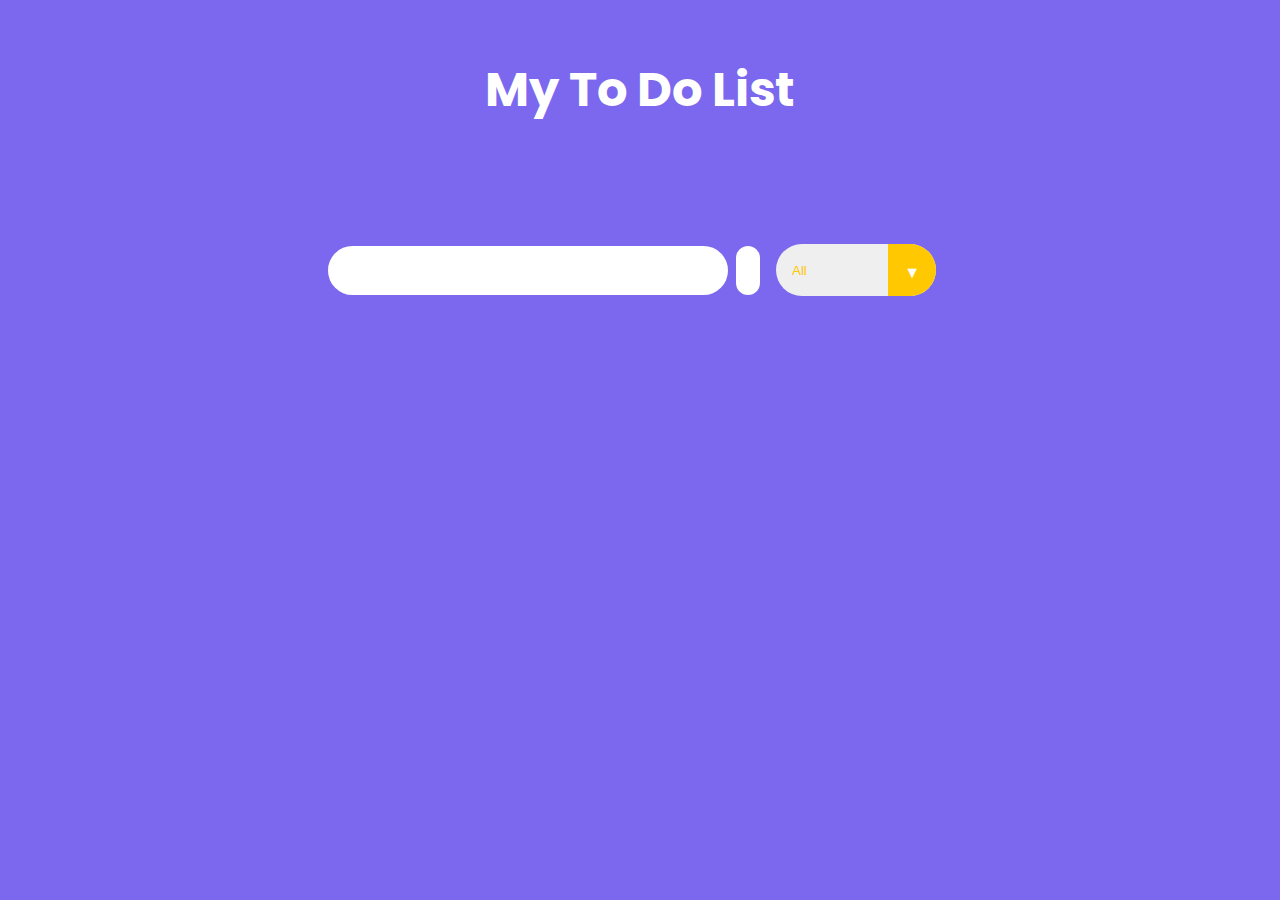
<file: Task2/index.html>
<!DOCTYPE html>
<html lang="en">
<head>
    <meta charset="UTF-8">
    <meta http-equiv="X-UA-Compatible" content="IE=edge">
    <meta name="viewport" content="width=device-width, initial-scale=1.0">
    <!-- Google Fonts -->
    <link rel="preconnect" href="https://fonts.googleapis.com">
    <link rel="preconnect" href="https://fonts.gstatic.com" crossorigin>
    <link href="https://fonts.googleapis.com/css2?family=Poppins&display=swap" rel="stylesheet">
    <!-- Font Awesome cdn css -->
    <link rel="stylesheet" href="https://cdnjs.cloudflare.com/ajax/libs/font-awesome/5.15.3/css/all.min.css" integrity="sha512-iBBXm8fW90+nuLcSKlbmrPcLa0OT92xO1BIsZ+ywDWZCvqsWgccV3gFoRBv0z+8dLJgyAHIhR35VZc2oM/gI1w==" crossorigin="anonymous" referrerpolicy="no-referrer" />
    <link rel="stylesheet" href="style.css">
    <title>To Do List</title>
</head>
<body>

    <header>
        <h1>My To Do List</h1>
    </header>
    <form action="">
        <input type="text" class="todo-input">
        <button class="todo-button" type="submit">
            <i class="fas fa-plus-circle fa-lg"></i>
        </button>
        <div class="select">
            <select name="todos" class="filter-todo">
                <option value="all">All</option>
                <option value="completed">Completed</option>
                <option value="incomplete">Incomplete</option>
            </select>
        </div>
    </form>

    <div class="todo-container">
        <ul class="todo-list"></ul>
    </div>

    <script src="script.js"></script>
    
</body>
</html>
</file>
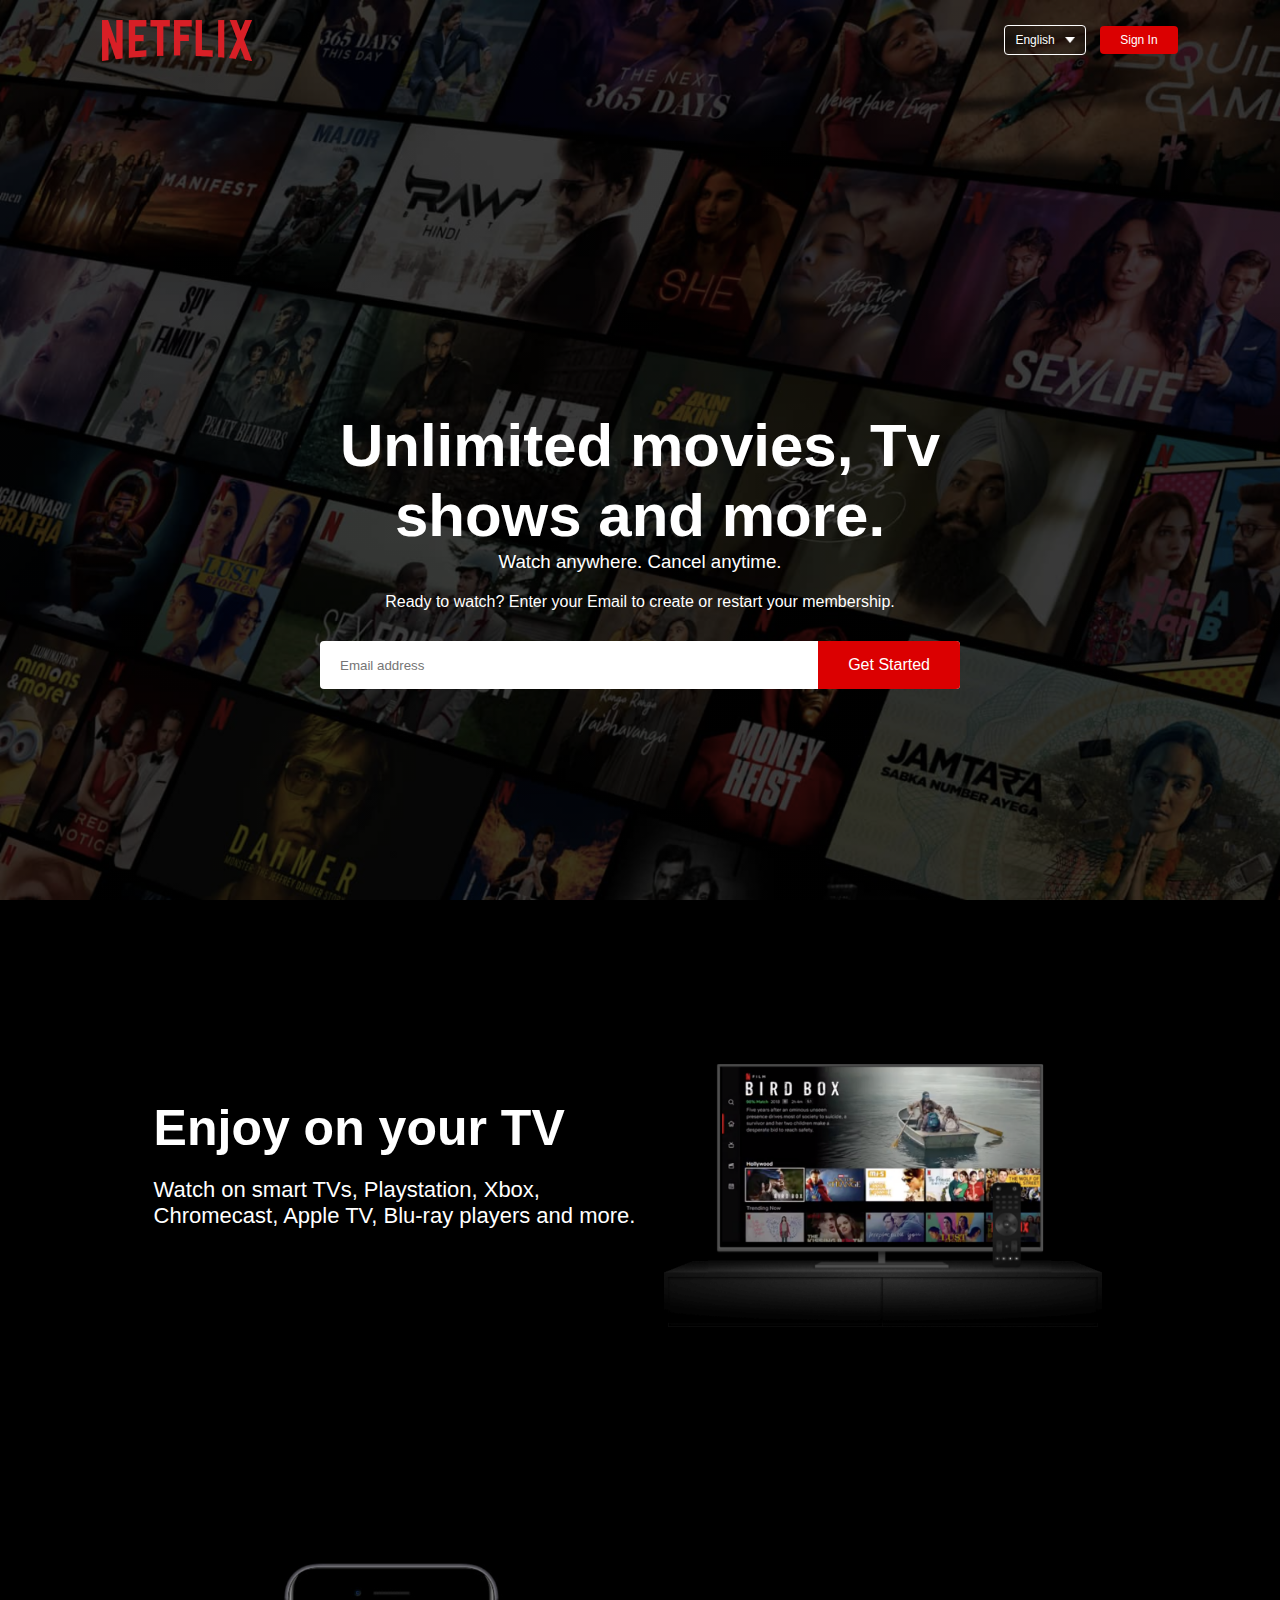
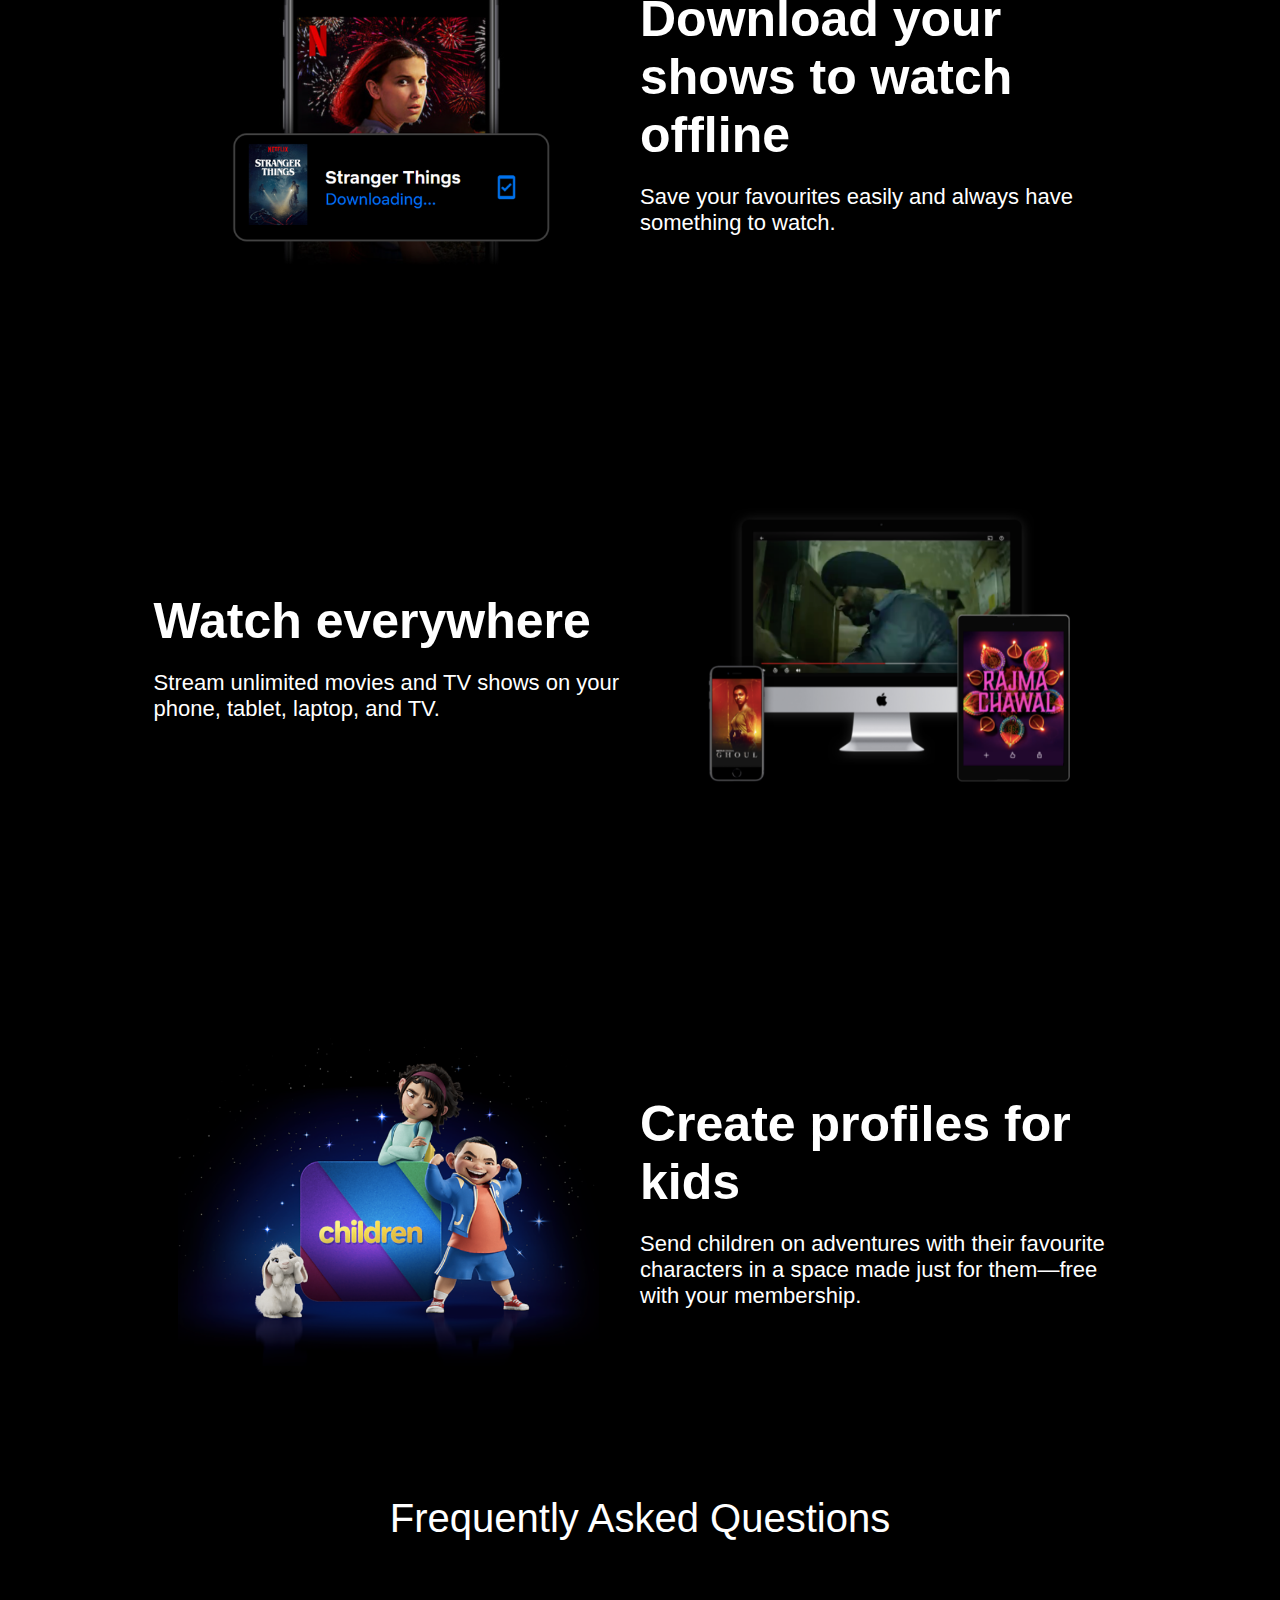
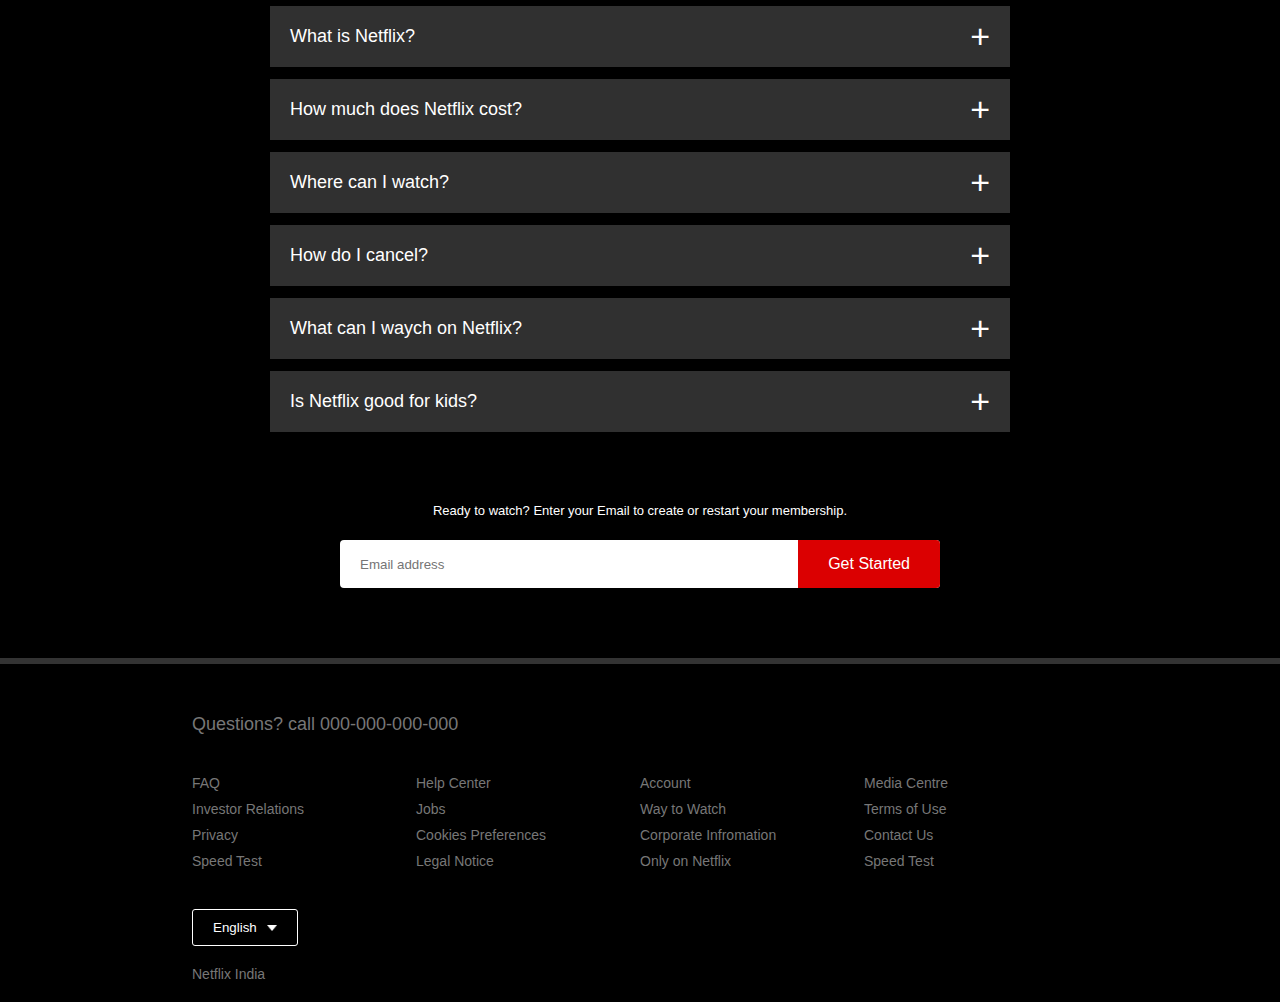
<file: Task3/index.html>
<!DOCTYPE html>
<html lang="en">
<head>
    <meta charset="UTF-8">
    <meta name="viewport" content="width=device-width, initial-scale=1.0">
    <link rel="stylesheet" href="style.css">
    <title>Netflix</title>
</head>
<body>
    <div class="header">
        <nav>
            <img src="img/logo.png" class="logo">
            <div>
                <button class="lang-btn">English <img src="img/down-icon.png" ></button>
                <button>Sign In</button>
            </div>
        </nav>
        <div class="header-content">
            <h1>Unlimited movies, Tv shows and more.</h1>
            <h3>Watch anywhere. Cancel anytime.</h3>
            <p>Ready to watch? Enter your Email to create or restart your membership.</p>
            <form class="email">
                <input type="email" placeholder="Email address" required>
                <button type="submit">Get Started </button>
            </form>
        </div>
    </div>

    <div class="features">
        <div class="row">
            <div class="text-col">
                <h2>Enjoy on your TV</h2>
                <p>Watch on smart TVs, Playstation, Xbox, Chromecast, Apple TV, Blu-ray players and more.</p>
            </div>
            <div class="img-col">
                <img src="img/feature-1.png" >
            </div>
        </div>
    </div>

    <div class="features">
        <div class="row">
            <div class="img-col">
                <img src="img/feature-2.png" >
            </div>
            <div class="text-col">
                <h2>Download your shows to watch offline</h2>
                <p>Save your favourites easily and always have something to watch.</p>
            </div>
        </div>
    </div>

    <div class="features">
        <div class="row">
            <div class="text-col">
                <h2>Watch everywhere</h2>
                <p>Stream unlimited movies and TV shows on your phone, tablet, laptop, and TV.</p>
            </div>
            <div class="img-col">
                <img src="img/feature-3.png" >
            </div>
        </div>
    </div>

    <div class="features">
        <div class="row">
            <div class="img-col">
                <img src="img/feature-4.png" >
            </div>
            <div class="text-col">
                <h2>Create profiles for kids</h2>
                <p>Send children on adventures with their favourite characters in a space made just for them—free with your membership.</p>
            </div>
        </div>
    </div>
    
    <div class="faq">
        <h2>Frequently Asked Questions</h2>
        <ul class="accordion">
            <li>
                <input type="radio" name="accordion" id="first">
                <label for="first">What is Netflix?</label>
                <div class="content">
                    <p>Netflix is a streaming service that offers a wide variety of award-winning TV shows, movies, anime, documentaries and more - on thousands of internet-connected devices.

                        You can watch as much as you want, whenever you want, without a single ad - all for one low monthly price. There's always something new to discover, and new TV shows and movies are added every week</p>
                </div>
            </li>
            <li>
                <input type="radio" name="accordion" id="second">
                <label for="second">How much does Netflix cost?</label>
                <div class="content">
                    <p>Watch Netflix on your smartphone, tablet, Smart TV, laptop, or streaming device, all for one fixed monthly fee. Plans range from ₹ 149 to ₹ 649 a month. No extra costs, no contracts.</p>
                </div>
            </li>
            <li>
                <input type="radio" name="accordion" id="third">
                <label for="third">Where can I watch?</label>
                <div class="content">
                    <p>Watch anywhere, anytime. Sign in with your Netflix account to watch instantly on the web at netflix.com from your personal computer or on any internet-connected device that offers the Netflix app, including smart TVs, smartphones, tablets, streaming media players and game consoles.

                        You can also download your favourite shows with the iOS, Android, or Windows 10 app. Use downloads to watch while you're on the go and without an internet connection. Take Netflix with you anywhere.</p>
                </div>
            </li>
            <li>
                <input type="radio" name="accordion" id="fourth">
                <label for="fourth">How do I cancel?</label>
                <div class="content">
                    <p>Netflix is flexible. There are no annoying contracts and no commitments. You can easily cancel your account online in two clicks. There are no cancellation fees – start or stop your account anytime.</p>
                </div>
            </li><li>
                <input type="radio" name="accordion" id="fifth">
                <label for="fifth">What can I waych on Netflix?</label>
                <div class="content">
                    <p>Netflix has an extensive library of feature films, documentaries, TV shows, anime, award-winning Netflix originals, and more. Watch as much as you want, anytime you want.</p>
                </div>
            </li><li>
                <input type="radio" name="accordion" id="sixth">
                <label for="sixth">Is Netflix good for kids?</label>
                <div class="content">
                    <p>The Netflix Kids experience is included in your membership to give parents control while kids enjoy family-friendly TV shows and films in their own space.

                        Kids profiles come with PIN-protected parental controls that let you restrict the maturity rating of content kids can watch and block specific titles you don’t want kids to see.</p>
                </div>
            </li>
        </ul>
        <small>Ready to watch? Enter your Email to create or restart your membership.</small>
        <form class="email">
            <input type="email" placeholder="Email address" required>
            <button type="submit">Get Started </button>
        </form>
    </div>
    <div class="footer">
        <h2>Questions? call 000-000-000-000</h2>

        <div class="row">
            <div class="col">
                <a href="#">FAQ</a>
                <a href="#">Investor Relations</a>
                <a href="#">Privacy</a>
                <a href="#">Speed Test</a>
            </div>
            <div class="col">
                <a href="#">Help Center</a>
                <a href="#">Jobs</a>
                <a href="#">Cookies Preferences</a>
                <a href="#">Legal Notice</a>
            </div>
            <div class="col">
                <a href="#">Account</a>
                <a href="#">Way to Watch</a>
                <a href="#">Corporate Infromation</a>
                <a href="#">Only on Netflix</a>
            </div>
            <div class="col">
                <a href="#">Media Centre</a>
                <a href="#">Terms of Use</a>
                <a href="#">Contact Us</a>
                <a href="#">Speed Test</a>
            </div>
        </div>
        <button class="lang-btn">English <img src="img/down-icon.png" ></button>
        <p class="copyright-txt">Netflix India</p>
    </div>
</body>  
</html>
</file>
<file: Task2/style.css>
* {
  margin: 0;
  padding: 0;
  box-sizing: border-box;
}

body {
  background-color: mediumslateblue;
  color: white;
  font-family: "Poppins", sans-serif;
  min-height: 100vh;
}

header {
  font-size: 1.5rem;
}

header, 
form {
  min-height: 20vh;
  display: flex;
  justify-content: center;
  align-items: center;
}

form input, 
form button {
  padding: 0.5rem;
  padding-left: 1rem;
  font-size: 1.8rem;
  border: none;
  background: white;
  border-radius: 2rem;
}

form button {
  color: rgb(255, 200, 0);
  background: white;
  cursor: pointer;
  transition: all 0.3 ease;
  margin-left: 0.5rem;
}

form button:hover {
  color: white;
  background: rgb(255, 200, 0);
}

.fa-plus-circle {
  margin-top: 0.3rem;
  margin-left: -8px;
}

.todo-container {
  display: flex;
  justify-content: center;
  align-items: center;
}

.todo-list {
  min-width: 30%;
  list-style: none;
}

.todo {
  margin: 0.5rem;
  padding-left: 0.5rem;
  background: white;
  color: black;
  font-size: 1.5rem;
  display: flex;
  justify-content: space-between;
  align-items: center;
  transition: 0.5s;
  border-radius: 2rem;
}

.todo li {
  flex: 1;
}

.trash-btn, 
.complete-btn {
  color: white;
  border: none;
  padding: 1rem;
  cursor: pointer;
  font-size: 1.5rem;
}

.complete-btn {
  background: rgb(255, 200, 0);
}

.trash-btn {
  border-top-right-radius: 1.75rem;
  border-bottom-right-radius: 1.75rem;
  background: rgb(171, 171, 171);
}

.todo-item {
  padding: 0rem 0.5rem;
}

.fa-trash, 
.fa-check-circle {
  pointer-events: none;
}

.completed {
  text-decoration: line-through;
  opacity: 0.5;
}

.slide {
  transform: translateX(10rem);
  opacity: 0;
}

select {
  -webkit-appearance: none;
  -moz-appearance: none;
  appearance: none;
  outline: none;
  border: none;
}

.select {
  margin: 1rem;
  position: relative;
  overflow: hidden;
  border-radius: 50px;
}

select {
  color:rgb(255, 200, 0);
  width: 10rem;
  height: 3.2rem;
  cursor: pointer;
  padding: 1rem;
}

.select::after {
  content: "\25BC";
  position: absolute;
  background:rgb(255, 200, 0);
  top: 0;
  right: 0;
  padding: 1rem;
  pointer-events: none;
  transition: all 0.3s ease;
}

.select::hover::after {
  background: white;
  color: rgb(255, 200, 0);
}
</file>
<file: Task3/style.css>
*{
    margin: 0;
    padding: 0;
    font-family:'Franklin Gothic Medium', 'Arial Narrow', Arial, sans-serif;
    box-sizing: border-box;
}

body{
    background: black;
    color: #fff;
}

.header{
    width: 100%;
    height: 100vh;
    background-image: linear-gradient(rgba(0,0,0,0.7),rgba(0,0,0,0.7)), url(img/header-image.png);
    background-size: cover;
    background-position: center;
    padding: 10px 8%;
    position: relative;
}

nav{
    display: flex;
    align-items: center;
    justify-content: space-between;
    padding: 10px 0;
}

.logo{
    width: 150px;
    cursor: pointer;
}

nav button{
    border: 0;
    outline: 0;
    background: #db0001;
    color: #fff;
    padding: 7px 20px;
    font-size: 12px;
    border-radius: 4px;
    margin-left: 10px;
    cursor: pointer;
}

.lang-btn{
    display: inline-flex;
    align-items:center ;
    background: transparent;
    border: 1px solid #fff;
    padding: 7px 10px;
}

.lang-btn img{
    width: 10px;
    margin-left: 10px;
}

.header-content{
    position: absolute;
    top: 50%;
    left: 50%;
    transform: translate(-50%,-50%);
    text-align: center;
    margin-top: 100px;
}

.header-content h1{
    font-size: 60px;
    line-height: 70px;
    font-weight: 600;
    max-width: 650px;
}

.header-content h3{
    font-weight: 400;
    margin-bottom: 20px;
}

.email{
    background: #fff;
    border-radius: 4px;
    display: flex;
    align-items: center;
    margin-top: 30px;
    overflow: hidden;
}

.email input{
    flex: 1;
    border: 0;
    outline: 0;
    margin-left: 20px;
}

.email button{
    background: #db0001;
    border: 0;
    outline: 0;
    color:#fff;
    font-size: 16px;
    cursor: pointer;
    padding: 15px 30px;
}

.features{
    padding: 50px 12%;
    font-size: 22px;
}

.row{
    display: flex;
    width: 100%;
    align-items: center;
    flex-wrap: wrap;
    padding: 50px 0;
}

.text-col{
    flex-basis: 50%;
    margin-bottom: 20px;
}

.img-col{
    flex-basis: 50%;
    margin-bottom: 20px;
}

.img-col img{
    display: block;
    width: 90%;
    margin: auto;
}

.features h2{
    font-size: 50px;
    font-weight: 600;
    margin-bottom: 20px;
}

.faq{
    padding: 10px 12%;
    text-align: center;
    font-size: 18px;
}

.faq h2{
    font-weight: 500;
    font-size: 40px;
}

.accordion{
    margin: 60px auto;
    width: 100%;
    max-width: 750px;
}

.accordion li{
    list-style: none;
    width: 100%;
    padding: 5px;
}

.accordion li label{
    display: flex;
    align-items: center;
    padding: 20px;
    font-size: 18px;
    font-weight: 500;
    background: #303030;
    margin-bottom: 2px;
    cursor: pointer;
    position: relative;
}

label::after{
    content: '+';
    font-size: 34px;
    position: absolute;
    right: 20px;
    transition: transform 0.5s;
}
input[type="radio"]{
    display: none;
}

.accordion .content{
    background: #303030;
    text-align: left;
    padding: 0 20px;
    max-height: 0;
    overflow: hidden;
    transition: max-height 0.5s, padding 0.5s;
}

.accordion input[type="radio"]:checked + label + .content{
    max-height: 600px;
    padding: 30px 20px;
}
.accordion input[type="radio"]:checked + label::after{
    transform: rotate(135deg);
}

.faq .email{
    max-width: 600px;
    margin: 20px auto 60px;
}

.faq small{
    font-size: 13px;
}

/* footer */
.footer{
    padding: 50px 15% 10px;
    border-top: 6px solid #333;
    color: #777;
}

.footer h2{
    font-size: 18px;
    font-weight: 400;
    margin-bottom: 30px;
}

.footer .col{
    flex-basis: 25%;
    flex-grow: 1; 
    margin-bottom: 20px;
}

.footer .col a{
    display: block;
    text-decoration: none;
    color: #777;
    font-size: 14px;
    margin-bottom: 10px;
}

.footer .row{
align-items: flex-start;
padding: 10px 0;
}

.footer .lang-btn{
color: #fff;
padding: 10px 20px;
border-radius: 3px;
}

.copyright-txt{
    font-size: 14px;
    margin-top: 20px;
    margin-bottom: 10px;
}

@media only screen and (max-width: 600px){
 .logo{
    width: 100px;
 }
  nav button{
    padding: 5px 10px;
} 
nav .language-btn{ 
    padding: 4px 8px;
}
.header-content{
    position: unset;
    transform: none; 
    padding-top: 150px;
}
.header-content h1{ 
    font-size: 30px;
}
.email-signup button{ 
    font-size: 12px; 
    padding: 10px 15px;

} 
.text-col, .img-col{ 
    flex-basis: 100%;
}
.features h2{
    font-size: 30px;
}
.features p{ 
    font-size: 15px;
}

}
</file>
